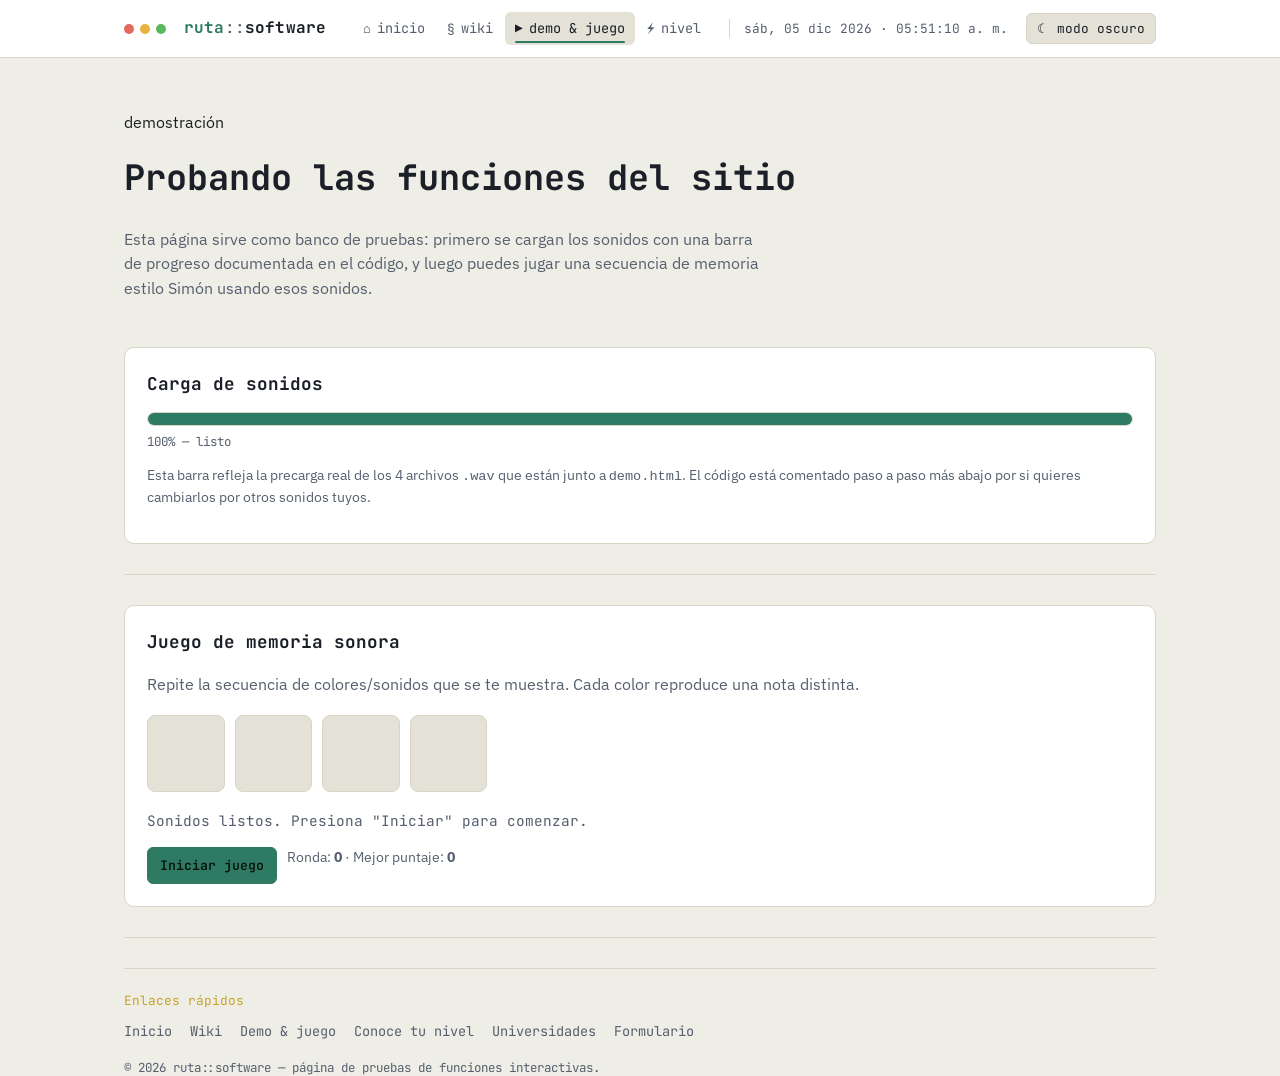
<file: demo.html>
<!DOCTYPE html>
<!-- =========================================================================
  RUTA::SOFTWARE — demo.html (banco de pruebas: sonidos + juego)
  -------------------------------------------------------------------------
  ÍNDICE DE ESTE ARCHIVO:
    1. .topbar               → misma barra superior que index.html y wiki.html
    2. BARRA DE PROGRESO     → carga real de los 4 archivos .wav (id="sound-progress")
    3. JUEGO DE MEMORIA      → tablero tipo "Simón" (id="pad-grid")
    4. <script> al final:
         4.1 SOUND_ASSETS      → lista de los 4 sonidos y su ruta
         4.2 simulateSoundLoading → precarga real de los .wav + barra
         4.3 playTone            → reproduce el sonido de una casilla
         4.4 Juego tipo "Simón"  → secuencia, turnos, ronda y mejor puntaje
  IMPORTANTE: nota-0.wav, nota-1.wav, nota-2.wav y nota-3.wav deben estar
  en la MISMA carpeta que este archivo.
  Estilos: style.css · Lógica compartida (reloj, modo oscuro): script.js
  ========================================================================= -->
<html lang="es">
<head>
<meta charset="UTF-8">
<meta name="viewport" content="width=device-width, initial-scale=1.0">
<title>Demo interactiva — RUTA::SOFTWARE</title>
<link rel="preconnect" href="https://fonts.googleapis.com">
<link href="https://fonts.googleapis.com/css2?family=JetBrains+Mono:wght@400;700&family=IBM+Plex+Sans:wght@400;500;600&display=swap" rel="stylesheet">
<link rel="stylesheet" href="estilos.css">
</head>
<body>

<header class="topbar">
  <div class="topbar-inner">
    <span class="dots"><span></span><span></span><span></span></span>
    <div class="brand"><span class="accent">ruta</span><span class="path">::</span>software</div>
    <nav class="nav">
      <a href="index.html"><span class="nav-icon">⌂</span>inicio</a>
      <a href="wiki.html"><span class="nav-icon">§</span>wiki</a>
      <a href="demo.html" aria-current="page"><span class="nav-icon">▶</span>demo &amp; juego</a>
      <a href="nivel.html"><span class="nav-icon">⚡</span>nivel</a>
    </nav>
    <span class="clock" data-clock></span>
    <button class="theme-toggle" data-theme-toggle>☾ modo oscuro</button>
  </div>
</header>

<main class="wrap" style="padding-top:36px;">
  <p class="kicker">demostración</p>
  <h1 style="font-family:var(--font-mono); font-size:clamp(1.6rem,4vw,2.2rem); margin:.3em 0 .6em;">Probando las funciones del sitio</h1>
  <p style="max-width:65ch; color:var(--ink-soft);">Esta página sirve como banco de pruebas: primero se cargan los sonidos con una barra de progreso documentada en el código, y luego puedes jugar una secuencia de memoria estilo Simón usando esos sonidos.</p>

  <!-- ================= BARRA DE PROGRESO DE CARGA DE SONIDOS ================= -->
  <section style="border-bottom:1px solid var(--line); padding:30px 0;">
    <div class="game-panel">
      <h2 style="font-family:var(--font-mono); font-size:1.1rem; margin-top:0;">Carga de sonidos</h2>
      <div class="progress-wrap">
        <div class="progress-bar" id="sound-progress"></div>
      </div>
      <p class="progress-label" id="sound-progress-label">0% — preparando…</p>
      <p class="form-note">
        Esta barra refleja la precarga real de los 4 archivos <code>.wav</code> que están junto a <code>demo.html</code>.
        El código está comentado paso a paso más abajo por si quieres cambiarlos por otros sonidos tuyos.
      </p>
    </div>
  </section>

  <!-- ================= JUEGO DE MEMORIA CON SONIDOS ================= -->
  <section style="padding:30px 0;">
    <div class="game-panel">
      <h2 style="font-family:var(--font-mono); font-size:1.1rem; margin-top:0;">Juego de memoria sonora</h2>
      <p class="muted" style="color:var(--ink-soft);">Repite la secuencia de colores/sonidos que se te muestra. Cada color reproduce una nota distinta.</p>

      <div class="pad-grid" id="pad-grid">
        <button class="pad" data-note="0" aria-label="Casilla 1"></button>
        <button class="pad" data-note="1" aria-label="Casilla 2"></button>
        <button class="pad" data-note="2" aria-label="Casilla 3"></button>
        <button class="pad" data-note="3" aria-label="Casilla 4"></button>
      </div>

      <p class="game-status" id="game-status">Presiona "Iniciar" para comenzar.</p>
      <div class="form-actions">
        <button class="btn primary" id="btn-start-game" disabled>Iniciar juego</button>
        <span class="form-note">Ronda: <strong id="game-round">0</strong> · Mejor puntaje: <strong id="game-best">0</strong></span>
      </div>
    </div>
  </section>
</main>

<!-- ================= FOOTER: ENLACES RÁPIDOS + COPYRIGHT ================= -->
<footer class="wrap site-footer">
  <div class="quicklinks">
    <div class="quicklinks-title">Enlaces rápidos</div>
    <nav class="quicklinks-nav">
      <a href="index.html">Inicio</a>
      <a href="wiki.html">Wiki</a>
      <a href="demo.html">Demo &amp; juego</a>
      <a href="nivel.html">Conoce tu nivel</a>
      <a href="index.html#universidades">Universidades</a>
      <a href="index.html#formulario">Formulario</a>
    </nav>
  </div>
  <p class="copyright">© <span data-year></span> ruta::software — página de pruebas de funciones interactivas.</p>
</footer>

<script src="script.js"></script>
<script>
/* =========================================================================
   DEMO DE SONIDOS — usa 4 archivos .wav reales que están en la MISMA
   carpeta que este demo.html (nota-0.wav, nota-1.wav, nota-2.wav, nota-3.wav).

   Si algún día mueves los archivos a una subcarpeta (por ejemplo "sonidos/"),
   solo cambia el valor de "src" de cada objeto en SOUND_ASSETS, por ejemplo:
     src: 'sonidos/nota-0.wav'
   ========================================================================= */

// Lista de recursos de sonido reales que se precargan antes del juego.
// OJO: cada "id" es distinto (nota-0, nota-1, nota-2, nota-3) — antes había
// un error donde "nota-1" estaba repetido y por eso sonaba raro.
const SOUND_ASSETS = [
  { id: 'nota-0', src: 'nota-0.wav' },
  { id: 'nota-1', src: 'nota-1.wav' },
  { id: 'nota-2', src: 'nota-2.wav' },
  { id: 'nota-3', src: 'nota-3.wav' },
];

// Objetos <audio> ya cargados, listos para reproducirse en el juego.
const loadedAudios = [];

const progressBar = document.getElementById('sound-progress');
const progressLabel = document.getElementById('sound-progress-label');
const startBtn = document.getElementById('btn-start-game');

// Carga real: crea un <audio> por cada recurso y espera el evento
// 'canplaythrough' (audio listo para reproducirse sin cortes) antes de
// avanzar la barra de progreso.
function simulateSoundLoading(){
  let loaded = 0;
  const total = SOUND_ASSETS.length;

  function onOneLoaded(audio, item){
    loadedAudios[SOUND_ASSETS.indexOf(item)] = audio;
    loaded += 1;
    const pct = Math.round((loaded / total) * 100);
    progressBar.style.width = pct + '%';
    progressLabel.textContent = pct + '% — ' + (pct < 100 ? 'cargando ' + item.id : 'listo');
    if(loaded === total){
      startBtn.disabled = false;
      document.getElementById('game-status').textContent = 'Sonidos listos. Presiona "Iniciar" para comenzar.';
    }
  }

  SOUND_ASSETS.forEach((item) => {
    const audio = new Audio(item.src);
    audio.addEventListener('canplaythrough', () => onOneLoaded(audio, item), { once: true });
    audio.addEventListener('error', () => onOneLoaded(audio, item), { once: true }); // no bloquear si un archivo falla
    audio.load();
  });
}
simulateSoundLoading();

/* ---------------------- Reproducción de las notas ---------------------- */
// Usa los archivos reales precargados en vez de generar un tono.
function playTone(noteIndex){
  const base = loadedAudios[noteIndex];
  if(!base) return;
  const audio = base.cloneNode(); // clon para permitir toques rápidos y repetidos
  audio.play();
}

/* ---------------------- Juego tipo "Simón" ---------------------- */
const pads = Array.from(document.querySelectorAll('.pad'));
const roundEl = document.getElementById('game-round');
const bestEl = document.getElementById('game-best');
const statusEl = document.getElementById('game-status');

let sequence = [];
let playerStep = 0;
let accepting = false;
let best = parseInt(localStorage.getItem('rs-game-best') || '0', 10);
bestEl.textContent = best;

function lightPad(i, duration = 350){
  const pad = pads[i];
  pad.classList.add('lit');
  playTone(i);
  setTimeout(() => pad.classList.remove('lit'), duration);
}

async function playSequence(){
  accepting = false;
  statusEl.textContent = 'Observa la secuencia…';
  for(let i = 0; i < sequence.length; i++){
    await new Promise(res => setTimeout(res, 500));
    lightPad(sequence[i]);
  }
  await new Promise(res => setTimeout(res, 300));
  accepting = true;
  playerStep = 0;
  statusEl.textContent = 'Tu turno: repite la secuencia.';
}

function nextRound(){
  sequence.push(Math.floor(Math.random() * 4));
  roundEl.textContent = sequence.length;
  playSequence();
}

pads.forEach((pad, i) => {
  pad.addEventListener('click', () => {
    if(!accepting) return;
    lightPad(i, 200);
    if(sequence[playerStep] === i){
      playerStep++;
      if(playerStep === sequence.length){
        accepting = false;
        setTimeout(nextRound, 700);
      }
    } else {
      accepting = false;
      statusEl.textContent = `Fallaste en la ronda ${sequence.length}. Presiona "Iniciar" para volver a intentar.`;
      if(sequence.length - 1 > best){
        best = sequence.length - 1;
        bestEl.textContent = best;
        localStorage.setItem('rs-game-best', String(best));
      }
      sequence = [];
      roundEl.textContent = 0;
      startBtn.disabled = false;
    }
  });
});

startBtn.addEventListener('click', () => {
  startBtn.disabled = true;
  sequence = [];
  nextRound();
});
</script>
</body>
</html>
</file>
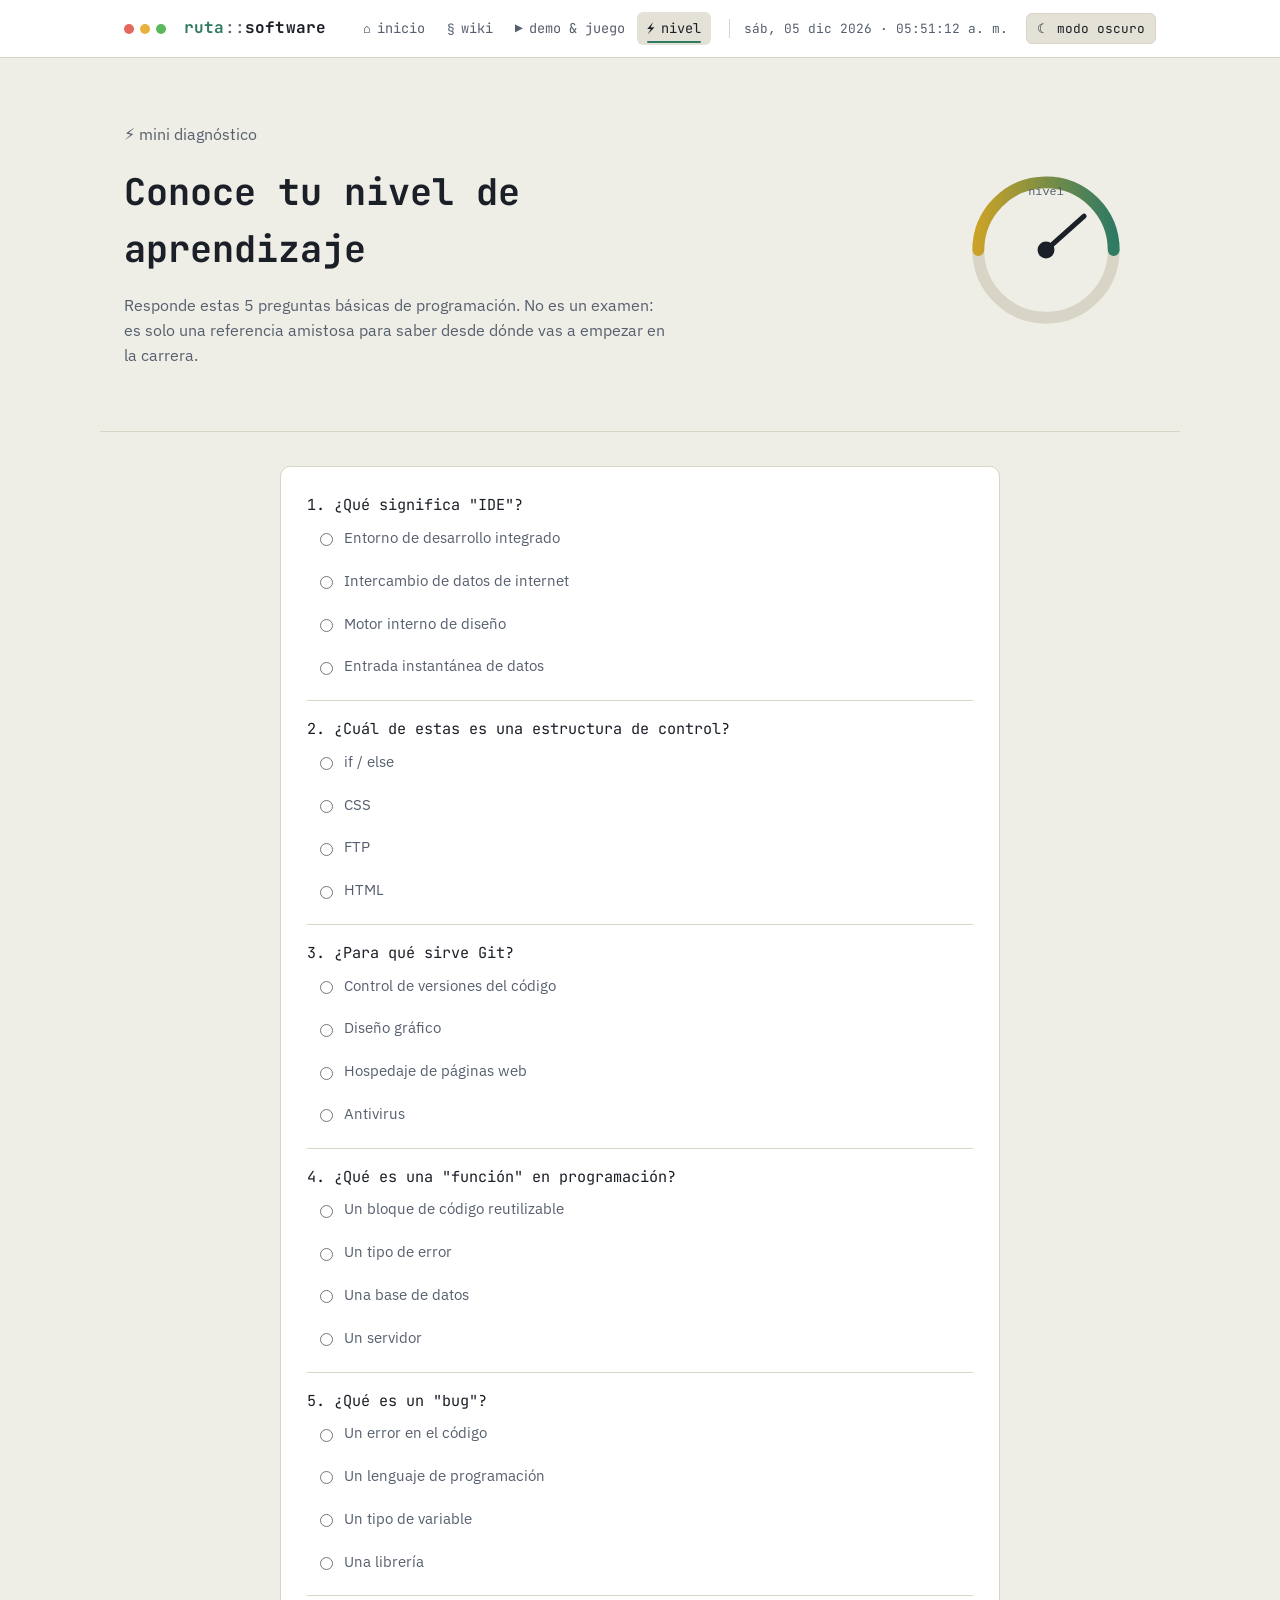
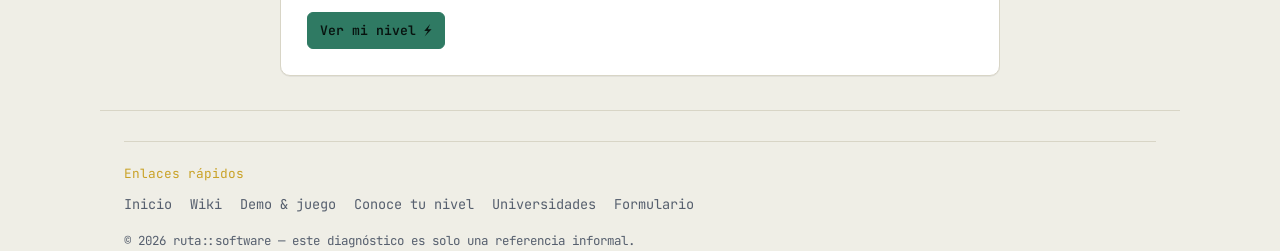
<file: nivel.html>
<!DOCTYPE html>
<!-- =========================================================================
  RUTA::SOFTWARE — nivel.html (mini cuestionario de nivel de aprendizaje)
  -------------------------------------------------------------------------
  ÍNDICE DE ESTE ARCHIVO:
    1. .topbar        → misma barra superior que el resto del sitio
    2. .level-hero     → encabezado decorado con ilustración grande
    3. #quiz-form      → las 5 preguntas (fieldsets con data-correct)
    4. #quiz-result     → barra de nivel + etiqueta de resultado
    5. <footer>          → enlaces rápidos + copyright
  La lógica de calificación vive en script.js, función initLevelQuiz()
  (se activa sola porque busca #quiz-form en la página).
  Estilos: style.css (busca ".level-hero" y ".level-card")
  ========================================================================= -->
<html lang="es">
<head>
<meta charset="UTF-8">
<meta name="viewport" content="width=device-width, initial-scale=1.0">
<title>Conoce tu nivel — RUTA::SOFTWARE</title>
<link rel="preconnect" href="https://fonts.googleapis.com">
<link href="https://fonts.googleapis.com/css2?family=JetBrains+Mono:wght@400;700&family=IBM+Plex+Sans:wght@400;500;600&display=swap" rel="stylesheet">
<link rel="stylesheet" href="estilos.css">
</head>
<body>

<header class="topbar">
  <div class="topbar-inner">
    <span class="dots"><span></span><span></span><span></span></span>
    <div class="brand"><span class="accent">ruta</span><span class="path">::</span>software</div>
    <nav class="nav">
      <a href="index.html"><span class="nav-icon">⌂</span>inicio</a>
      <a href="wiki.html"><span class="nav-icon">§</span>wiki</a>
      <a href="demo.html"><span class="nav-icon">▶</span>demo &amp; juego</a>
      <a href="nivel.html" aria-current="page"><span class="nav-icon">⚡</span>nivel</a>
    </nav>
    <span class="clock" data-clock></span>
    <button class="theme-toggle" data-theme-toggle>☾ modo oscuro</button>
  </div>
</header>

<main>

  <!-- ================= ENCABEZADO DECORADO ================= -->
  <section class="level-hero wrap">
    <div class="level-hero-text">
      <p class="kicker">⚡ mini diagnóstico</p>
      <h1>Conoce tu nivel de aprendizaje</h1>
      <p>Responde estas 5 preguntas básicas de programación. No es un examen: es solo una referencia amistosa para saber desde dónde vas a empezar en la carrera.</p>
    </div>
    <div class="level-hero-media">
      <svg viewBox="0 0 260 200" xmlns="http://www.w3.org/2000/svg" role="img" aria-label="Ilustración de un medidor de nivel">
        <defs>
          <linearGradient id="levelGrad" x1="0" y1="0" x2="1" y2="0">
            <stop offset="0%" stop-color="var(--accent-2)"/>
            <stop offset="100%" stop-color="var(--accent)"/>
          </linearGradient>
        </defs>
        <circle cx="130" cy="110" r="80" fill="none" stroke="var(--line)" stroke-width="14"/>
        <path d="M 50 110 A 80 80 0 0 1 210 110" fill="none" stroke="url(#levelGrad)" stroke-width="14" stroke-linecap="round"/>
        <circle cx="130" cy="110" r="10" fill="var(--ink)"/>
        <line x1="130" y1="110" x2="175" y2="70" stroke="var(--ink)" stroke-width="6" stroke-linecap="round"/>
        <text x="130" y="45" text-anchor="middle" font-family="monospace" font-size="14" fill="var(--ink-soft)">nivel</text>
      </svg>
    </div>
  </section>

  <!-- ================= FORMULARIO DEL QUIZ ================= -->
  <section class="wrap">
    <div class="level-card">
      <form id="quiz-form">
        <!-- Cada pregunta es un <fieldset> con 4 opciones tipo radio. -->
        <!-- data-correct indica el índice (0-3) de la respuesta correcta. -->
        <fieldset class="level-question" data-correct="0">
          <legend>1. ¿Qué significa "IDE"?</legend>
          <label><input type="radio" name="q1" value="0"> Entorno de desarrollo integrado</label>
          <label><input type="radio" name="q1" value="1"> Intercambio de datos de internet</label>
          <label><input type="radio" name="q1" value="2"> Motor interno de diseño</label>
          <label><input type="radio" name="q1" value="3"> Entrada instantánea de datos</label>
        </fieldset>

        <fieldset class="level-question" data-correct="0">
          <legend>2. ¿Cuál de estas es una estructura de control?</legend>
          <label><input type="radio" name="q2" value="0"> if / else</label>
          <label><input type="radio" name="q2" value="1"> CSS</label>
          <label><input type="radio" name="q2" value="2"> FTP</label>
          <label><input type="radio" name="q2" value="3"> HTML</label>
        </fieldset>

        <fieldset class="level-question" data-correct="0">
          <legend>3. ¿Para qué sirve Git?</legend>
          <label><input type="radio" name="q3" value="0"> Control de versiones del código</label>
          <label><input type="radio" name="q3" value="1"> Diseño gráfico</label>
          <label><input type="radio" name="q3" value="2"> Hospedaje de páginas web</label>
          <label><input type="radio" name="q3" value="3"> Antivirus</label>
        </fieldset>

        <fieldset class="level-question" data-correct="0">
          <legend>4. ¿Qué es una "función" en programación?</legend>
          <label><input type="radio" name="q4" value="0"> Un bloque de código reutilizable</label>
          <label><input type="radio" name="q4" value="1"> Un tipo de error</label>
          <label><input type="radio" name="q4" value="2"> Una base de datos</label>
          <label><input type="radio" name="q4" value="3"> Un servidor</label>
        </fieldset>

        <fieldset class="level-question" data-correct="0">
          <legend>5. ¿Qué es un "bug"?</legend>
          <label><input type="radio" name="q5" value="0"> Un error en el código</label>
          <label><input type="radio" name="q5" value="1"> Un lenguaje de programación</label>
          <label><input type="radio" name="q5" value="2"> Un tipo de variable</label>
          <label><input type="radio" name="q5" value="3"> Una librería</label>
        </fieldset>

        <div class="form-actions">
          <button type="submit" class="btn primary">Ver mi nivel ⚡</button>
        </div>
      </form>

      <div id="quiz-result" class="level-result" style="display:none;">
        <div class="progress-wrap">
          <div class="progress-bar" id="level-bar"></div>
        </div>
        <p class="progress-label" id="level-label">—</p>
      </div>
    </div>
  </section>

</main>

<!-- ================= FOOTER: ENLACES RÁPIDOS + COPYRIGHT ================= -->
<footer class="wrap site-footer">
  <div class="quicklinks">
    <div class="quicklinks-title">Enlaces rápidos</div>
    <nav class="quicklinks-nav">
      <a href="index.html">Inicio</a>
      <a href="wiki.html">Wiki</a>
      <a href="demo.html">Demo &amp; juego</a>
      <a href="nivel.html">Conoce tu nivel</a>
      <a href="index.html#universidades">Universidades</a>
      <a href="index.html#formulario">Formulario</a>
    </nav>
  </div>
  <p class="copyright">© <span data-year></span> ruta::software — este diagnóstico es solo una referencia informal.</p>
</footer>

<script src="script.js"></script>
</body>
</html>
</file>
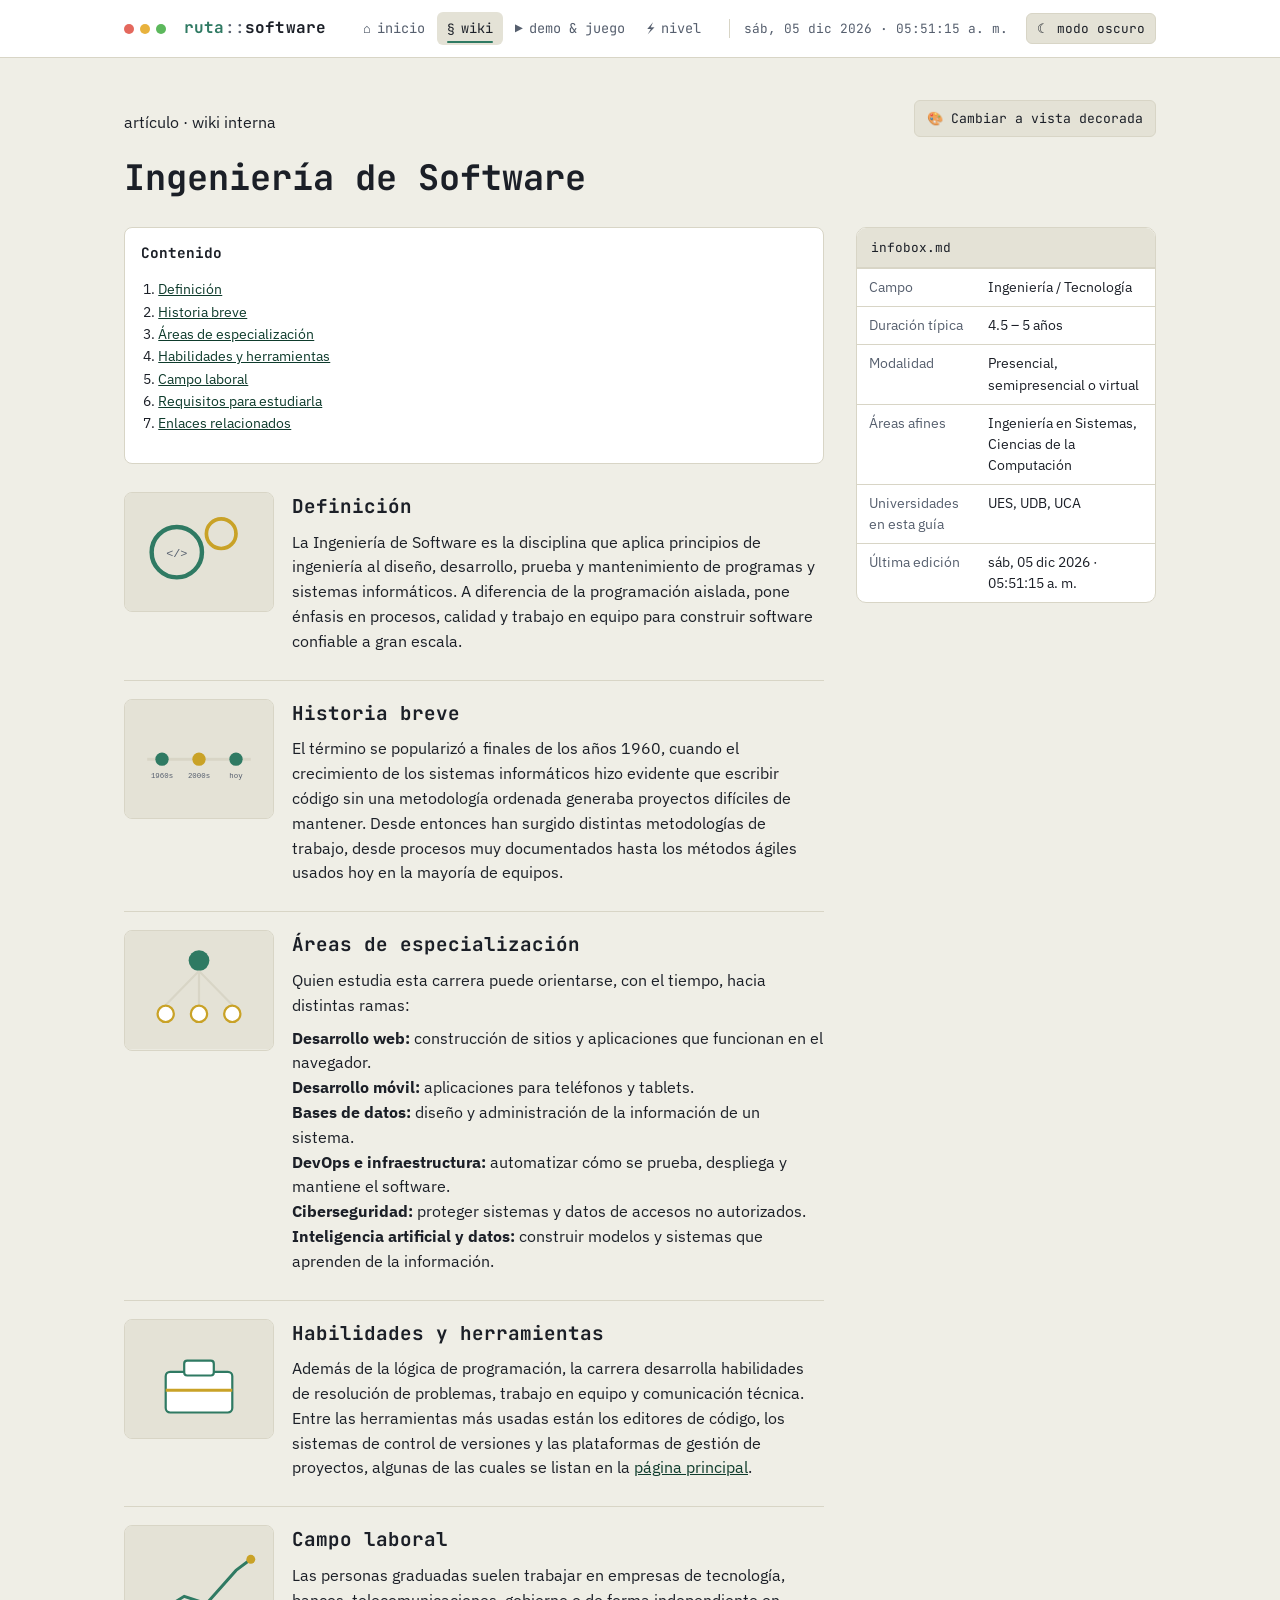
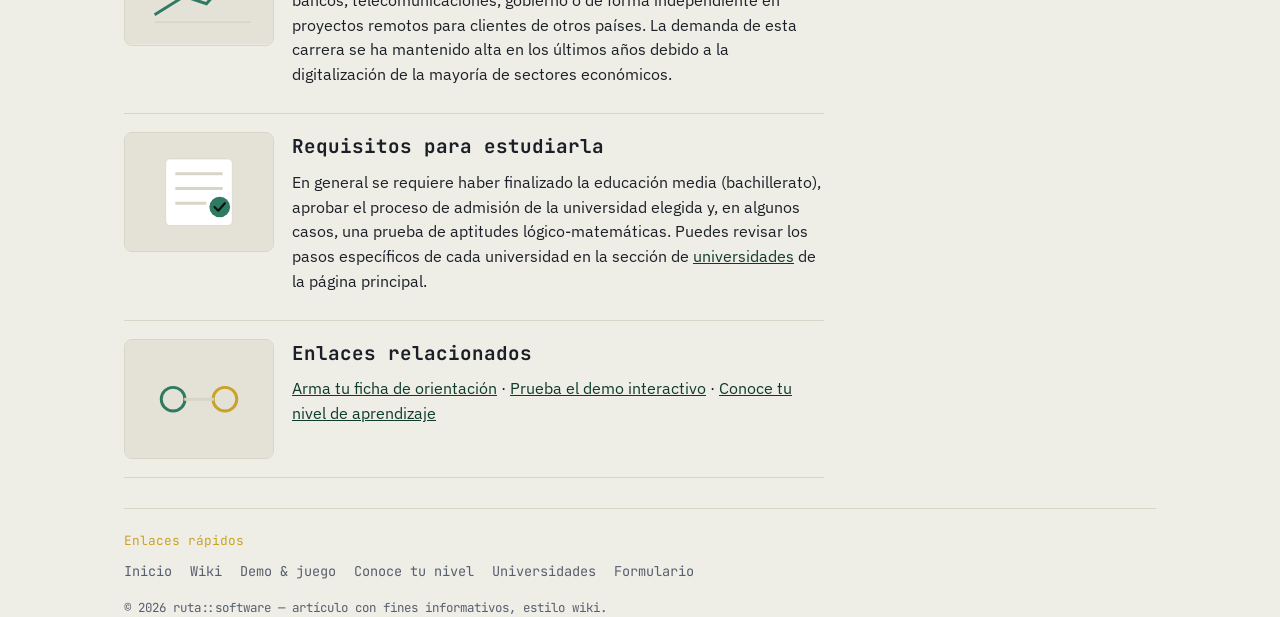
<file: wiki.html>
<!DOCTYPE html>
<!-- =========================================================================
  RUTA::SOFTWARE — wiki.html (artículo estilo enciclopedia)
  -------------------------------------------------------------------------
  ÍNDICE DE ESTE ARCHIVO:
    1. .topbar          → misma barra superior que index.html y demo.html
    2. #wiki-view-toggle → botón que cambia entre "vista clásica" y "vista
                            decorada" (guarda la elección en localStorage)
    3. .wiki-layout      → columna de texto (.wiki-body) + ficha (.infobox)
    4. .toc              → tabla de contenido visible dentro del artículo
    5. #definicion ... #enlaces → secciones del artículo, cada una con su
                            propia ilustración SVG (ver .wiki-media)
    6. <footer>           → enlaces rápidos + copyright
  La lógica del botón de vista está al final de este archivo, en <script>.
  Estilos: style.css (busca ".wiki-decorated") · Reloj/modo oscuro: script.js
  ========================================================================= -->
<html lang="es">
<head>
<meta charset="UTF-8">
<meta name="viewport" content="width=device-width, initial-scale=1.0">
<title>Ingeniería de Software — Wiki de RUTA::SOFTWARE</title>
<link rel="preconnect" href="https://fonts.googleapis.com">
<link href="https://fonts.googleapis.com/css2?family=JetBrains+Mono:wght@400;700&family=IBM+Plex+Sans:wght@400;500;600&display=swap" rel="stylesheet">
<link rel="stylesheet" href="estilos.css">
</head>
<body>

<header class="topbar">
  <div class="topbar-inner">
    <span class="dots"><span></span><span></span><span></span></span>
    <div class="brand"><span class="accent">ruta</span><span class="path">::</span>software</div>
    <nav class="nav">
      <a href="index.html"><span class="nav-icon">⌂</span>inicio</a>
      <a href="wiki.html" aria-current="page"><span class="nav-icon">§</span>wiki</a>
      <a href="demo.html"><span class="nav-icon">▶</span>demo &amp; juego</a>
      <a href="nivel.html"><span class="nav-icon">⚡</span>nivel</a>
    </nav>
    <span class="clock" data-clock></span>
    <button class="theme-toggle" data-theme-toggle>☾ modo oscuro</button>
  </div>
</header>

<main class="wrap" style="padding-top:36px;">
  <div style="display:flex; align-items:flex-start; justify-content:space-between; gap:16px; flex-wrap:wrap;">
    <div>
      <p class="kicker">artículo · wiki interna</p>
      <h1 style="font-family:var(--font-mono); font-size:clamp(1.6rem,4vw,2.2rem); margin:.3em 0 .6em;">Ingeniería de Software</h1>
    </div>
    <!-- Botón para alternar entre la vista clásica (tipo wiki) y la decorada (tipo revista) -->
    <button class="btn" id="wiki-view-toggle" style="margin-top:6px;">🎨 Cambiar a vista decorada</button>
  </div>

  <div class="wiki-layout">
    <div class="wiki-body">

      <nav class="toc" aria-label="Tabla de contenido">
        <div class="toc-title">Contenido</div>
        <ol>
          <li><a href="#definicion">Definición</a></li>
          <li><a href="#historia">Historia breve</a></li>
          <li><a href="#areas">Áreas de especialización</a></li>
          <li><a href="#habilidades">Habilidades y herramientas</a></li>
          <li><a href="#campo">Campo laboral</a></li>
          <li><a href="#requisitos">Requisitos para estudiarla</a></li>
          <li><a href="#enlaces">Enlaces relacionados</a></li>
        </ol>
      </nav>

      <!-- Cada .wiki-section trae su propio ícono SVG (ilustración original,
           no una foto) en .wiki-media, para que se vea bien tanto en la
           vista clásica (imagen pequeña a la izquierda) como en la
           decorada (imagen grande arriba, tipo tarjeta de revista). -->

      <article class="wiki-section" id="definicion">
        <div class="wiki-media">
          <svg viewBox="0 0 200 160" xmlns="http://www.w3.org/2000/svg" role="img" aria-label="Ilustración de engranajes y código">
            <rect width="200" height="160" fill="var(--bg-alt)"/>
            <circle cx="70" cy="80" r="34" fill="none" stroke="var(--accent)" stroke-width="6"/>
            <circle cx="130" cy="55" r="20" fill="none" stroke="var(--accent-2)" stroke-width="5"/>
            <text x="70" y="86" text-anchor="middle" font-family="monospace" font-size="16" fill="var(--ink-soft)">&lt;/&gt;</text>
          </svg>
        </div>
        <div class="wiki-text">
          <h2>Definición</h2>
          <p>La Ingeniería de Software es la disciplina que aplica principios de ingeniería al diseño, desarrollo, prueba y mantenimiento de programas y sistemas informáticos. A diferencia de la programación aislada, pone énfasis en procesos, calidad y trabajo en equipo para construir software confiable a gran escala.</p>
        </div>
      </article>

      <article class="wiki-section" id="historia">
        <div class="wiki-media">
          <svg viewBox="0 0 200 160" xmlns="http://www.w3.org/2000/svg" role="img" aria-label="Ilustración de una línea de tiempo">
            <rect width="200" height="160" fill="var(--bg-alt)"/>
            <line x1="30" y1="80" x2="170" y2="80" stroke="var(--line)" stroke-width="4"/>
            <circle cx="50" cy="80" r="9" fill="var(--accent)"/>
            <circle cx="100" cy="80" r="9" fill="var(--accent-2)"/>
            <circle cx="150" cy="80" r="9" fill="var(--accent)"/>
            <text x="50" y="105" text-anchor="middle" font-family="monospace" font-size="10" fill="var(--ink-soft)">1960s</text>
            <text x="100" y="105" text-anchor="middle" font-family="monospace" font-size="10" fill="var(--ink-soft)">2000s</text>
            <text x="150" y="105" text-anchor="middle" font-family="monospace" font-size="10" fill="var(--ink-soft)">hoy</text>
          </svg>
        </div>
        <div class="wiki-text">
          <h2>Historia breve</h2>
          <p>El término se popularizó a finales de los años 1960, cuando el crecimiento de los sistemas informáticos hizo evidente que escribir código sin una metodología ordenada generaba proyectos difíciles de mantener. Desde entonces han surgido distintas metodologías de trabajo, desde procesos muy documentados hasta los métodos ágiles usados hoy en la mayoría de equipos.</p>
        </div>
      </article>

      <article class="wiki-section" id="areas">
        <div class="wiki-media">
          <svg viewBox="0 0 200 160" xmlns="http://www.w3.org/2000/svg" role="img" aria-label="Ilustración de ramas de especialización">
            <rect width="200" height="160" fill="var(--bg-alt)"/>
            <circle cx="100" cy="40" r="14" fill="var(--accent)"/>
            <line x1="100" y1="54" x2="55" y2="100" stroke="var(--line)" stroke-width="3"/>
            <line x1="100" y1="54" x2="100" y2="100" stroke="var(--line)" stroke-width="3"/>
            <line x1="100" y1="54" x2="145" y2="100" stroke="var(--line)" stroke-width="3"/>
            <circle cx="55" cy="112" r="11" fill="var(--panel)" stroke="var(--accent-2)" stroke-width="3"/>
            <circle cx="100" cy="112" r="11" fill="var(--panel)" stroke="var(--accent-2)" stroke-width="3"/>
            <circle cx="145" cy="112" r="11" fill="var(--panel)" stroke="var(--accent-2)" stroke-width="3"/>
          </svg>
        </div>
        <div class="wiki-text">
          <h2>Áreas de especialización</h2>
          <p>Quien estudia esta carrera puede orientarse, con el tiempo, hacia distintas ramas:</p>
          <p><strong>Desarrollo web:</strong> construcción de sitios y aplicaciones que funcionan en el navegador.<br>
          <strong>Desarrollo móvil:</strong> aplicaciones para teléfonos y tablets.<br>
          <strong>Bases de datos:</strong> diseño y administración de la información de un sistema.<br>
          <strong>DevOps e infraestructura:</strong> automatizar cómo se prueba, despliega y mantiene el software.<br>
          <strong>Ciberseguridad:</strong> proteger sistemas y datos de accesos no autorizados.<br>
          <strong>Inteligencia artificial y datos:</strong> construir modelos y sistemas que aprenden de la información.</p>
        </div>
      </article>

      <article class="wiki-section" id="habilidades">
        <div class="wiki-media">
          <svg viewBox="0 0 200 160" xmlns="http://www.w3.org/2000/svg" role="img" aria-label="Ilustración de una caja de herramientas">
            <rect width="200" height="160" fill="var(--bg-alt)"/>
            <rect x="55" y="70" width="90" height="55" rx="6" fill="var(--panel)" stroke="var(--accent)" stroke-width="3"/>
            <rect x="80" y="55" width="40" height="20" rx="4" fill="var(--panel)" stroke="var(--accent)" stroke-width="3"/>
            <line x1="55" y1="95" x2="145" y2="95" stroke="var(--accent-2)" stroke-width="4"/>
          </svg>
        </div>
        <div class="wiki-text">
          <h2>Habilidades y herramientas</h2>
          <p>Además de la lógica de programación, la carrera desarrolla habilidades de resolución de problemas, trabajo en equipo y comunicación técnica. Entre las herramientas más usadas están los editores de código, los sistemas de control de versiones y las plataformas de gestión de proyectos, algunas de las cuales se listan en la <a href="index.html#herramientas">página principal</a>.</p>
        </div>
      </article>

      <article class="wiki-section" id="campo">
        <div class="wiki-media">
          <svg viewBox="0 0 200 160" xmlns="http://www.w3.org/2000/svg" role="img" aria-label="Ilustración de un gráfico de crecimiento laboral">
            <rect width="200" height="160" fill="var(--bg-alt)"/>
            <polyline points="40,120 80,95 110,105 150,60 170,45" fill="none" stroke="var(--accent)" stroke-width="4"/>
            <circle cx="170" cy="45" r="6" fill="var(--accent-2)"/>
            <line x1="40" y1="130" x2="170" y2="130" stroke="var(--line)" stroke-width="2"/>
          </svg>
        </div>
        <div class="wiki-text">
          <h2>Campo laboral</h2>
          <p>Las personas graduadas suelen trabajar en empresas de tecnología, bancos, telecomunicaciones, gobierno o de forma independiente en proyectos remotos para clientes de otros países. La demanda de esta carrera se ha mantenido alta en los últimos años debido a la digitalización de la mayoría de sectores económicos.</p>
        </div>
      </article>

      <article class="wiki-section" id="requisitos">
        <div class="wiki-media">
          <svg viewBox="0 0 200 160" xmlns="http://www.w3.org/2000/svg" role="img" aria-label="Ilustración de una lista de requisitos">
            <rect width="200" height="160" fill="var(--bg-alt)"/>
            <rect x="55" y="35" width="90" height="90" rx="6" fill="var(--panel)" stroke="var(--line)"/>
            <line x1="68" y1="55" x2="132" y2="55" stroke="var(--line)" stroke-width="4"/>
            <line x1="68" y1="75" x2="132" y2="75" stroke="var(--line)" stroke-width="4"/>
            <line x1="68" y1="95" x2="110" y2="95" stroke="var(--line)" stroke-width="4"/>
            <circle cx="128" cy="100" r="14" fill="var(--accent)"/>
            <path d="M121 100 l5 5 l9 -10" fill="none" stroke="#08130F" stroke-width="3" stroke-linecap="round" stroke-linejoin="round"/>
          </svg>
        </div>
        <div class="wiki-text">
          <h2>Requisitos para estudiarla</h2>
          <p>En general se requiere haber finalizado la educación media (bachillerato), aprobar el proceso de admisión de la universidad elegida y, en algunos casos, una prueba de aptitudes lógico-matemáticas. Puedes revisar los pasos específicos de cada universidad en la sección de <a href="index.html#universidades">universidades</a> de la página principal.</p>
        </div>
      </article>

      <article class="wiki-section" id="enlaces">
        <div class="wiki-media">
          <svg viewBox="0 0 200 160" xmlns="http://www.w3.org/2000/svg" role="img" aria-label="Ilustración de enlaces conectados">
            <rect width="200" height="160" fill="var(--bg-alt)"/>
            <circle cx="65" cy="80" r="16" fill="none" stroke="var(--accent)" stroke-width="4"/>
            <circle cx="135" cy="80" r="16" fill="none" stroke="var(--accent-2)" stroke-width="4"/>
            <line x1="80" y1="80" x2="120" y2="80" stroke="var(--line)" stroke-width="4"/>
          </svg>
        </div>
        <div class="wiki-text">
          <h2>Enlaces relacionados</h2>
          <p><a href="index.html#formulario">Arma tu ficha de orientación</a> · <a href="demo.html">Prueba el demo interactivo</a> · <a href="nivel.html">Conoce tu nivel de aprendizaje</a></p>
        </div>
      </article>

    </div>

    <aside class="infobox">
      <div class="win-bar">infobox.md</div>
      <table>
        <tr><td class="k">Campo</td><td>Ingeniería / Tecnología</td></tr>
        <tr><td class="k">Duración típica</td><td>4.5 – 5 años</td></tr>
        <tr><td class="k">Modalidad</td><td>Presencial, semipresencial o virtual</td></tr>
        <tr><td class="k">Áreas afines</td><td>Ingeniería en Sistemas, Ciencias de la Computación</td></tr>
        <tr><td class="k">Universidades en esta guía</td><td>UES, UDB, UCA</td></tr>
        <tr><td class="k">Última edición</td><td><span data-clock>—</span></td></tr>
      </table>
    </aside>
  </div>
</main>

<!-- ================= FOOTER: ENLACES RÁPIDOS + COPYRIGHT ================= -->
<footer class="wrap site-footer">
  <div class="quicklinks">
    <div class="quicklinks-title">Enlaces rápidos</div>
    <nav class="quicklinks-nav">
      <a href="index.html">Inicio</a>
      <a href="wiki.html">Wiki</a>
      <a href="demo.html">Demo &amp; juego</a>
      <a href="nivel.html">Conoce tu nivel</a>
      <a href="index.html#universidades">Universidades</a>
      <a href="index.html#formulario">Formulario</a>
    </nav>
  </div>
  <p class="copyright">© <span data-year></span> ruta::software — artículo con fines informativos, estilo wiki.</p>
</footer>

<script src="script.js"></script>
<script>
/* -------------------------------------------------------------------------
   BOTÓN "CAMBIAR VISTA" — alterna entre:
   - Vista clásica  (por defecto): imágenes pequeñas a la izquierda de cada
     sección, look sobrio de enciclopedia.
   - Vista decorada: imágenes grandes arriba de cada sección, tarjetas con
     borde de color y esquinas redondeadas, look de revista.
   La preferencia se guarda en localStorage para recordarla la próxima vez.
   ------------------------------------------------------------------------- */
(function initWikiViewToggle(){
  const btn = document.getElementById('wiki-view-toggle');
  if(!btn) return;

  function apply(view){
    document.body.classList.toggle('wiki-decorated', view === 'decorada');
    btn.textContent = view === 'decorada' ? '📄 Cambiar a vista clásica' : '🎨 Cambiar a vista decorada';
  }

  const saved = localStorage.getItem('rs-wiki-view') || 'clasica';
  apply(saved);

  btn.addEventListener('click', () => {
    const next = document.body.classList.contains('wiki-decorated') ? 'clasica' : 'decorada';
    localStorage.setItem('rs-wiki-view', next);
    apply(next);
  });
})();
</script>
</body>
</html>
</file>
<file: estilos.css>
/* =========================================================================
   RUTA::SOFTWARE — Guía de carrera de Ingeniería de Software
   Hoja de estilos compartida por index.html, wiki.html y demo.html.
   -------------------------------------------------------------------------
   ÍNDICE DE ESTE ARCHIVO (busca el título con Ctrl+F para saltar):
     :root / [data-theme="dark"]  → paleta de colores y tipografías
     .topbar / .nav / .clock      → barra superior y menú
     .hero / .counters            → introducción y contadores
     .carousel                    → carrusel de imágenes
     .uni-card / .uni-grid        → tarjetas de universidades
     .form-grid / form.card       → formulario y resumen de descargas
     .app-grid / .app-chip        → chips de apps y programas
     .progress-wrap / .progress-bar → barra de carga (sonidos y nivel)
     .site-footer / .quicklinks   → enlaces rápidos y copyright (todas las páginas)
     .wiki-layout / .infobox      → estilos exclusivos de wiki.html
     .wiki-section / .wiki-media  → secciones con imagen + vista decorada (.wiki-decorated)
     .level-hero / .level-card    → estilos exclusivos de nivel.html
     .game-panel / .pad-grid      → estilos exclusivos de demo.html (juego)
   Paleta y tipografía inspiradas en un editor de código.
   ========================================================================= */

:root{
  /* --- Paleta modo claro (papel de plano/blueprint) --- */
  --bg:            #EFEEE6;
  --bg-alt:        #E4E2D6;
  --panel:         #FFFFFF;
  --ink:           #1B1F27;
  --ink-soft:      #565F6E;
  --line:          #D8D5C6;
  --accent:        #2F7A63;   /* verde terminal */
  --accent-ink:    #0E3B2C;
  --accent-2:      #C9A227;   /* ámbar de aviso/resaltado */
  --danger:        #B3492B;
  --radius-win:    10px;
  --shadow:        0 1px 0 rgba(27,31,39,.06);
  --font-mono: 'JetBrains Mono', 'Space Mono', ui-monospace, SFMono-Regular, Menlo, Consolas, monospace;
  --font-sans: 'IBM Plex Sans', 'Inter', system-ui, -apple-system, Segoe UI, sans-serif;
}

[data-theme="dark"]{
  --bg:            #10141C;
  --bg-alt:        #161C27;
  --panel:         #1A2130;
  --ink:           #E7E9EE;
  --ink-soft:      #9AA4B2;
  --line:          #2B3446;
  --accent:        #4FD8A6;
  --accent-ink:    #C9FBE6;
  --accent-2:      #E3C05B;
  --danger:        #F0876A;
  --shadow:        0 1px 0 rgba(0,0,0,.4);
}

*{ box-sizing: border-box; }
html{ scroll-behavior: smooth; }

body{
  margin:0;
  background: var(--bg);
  color: var(--ink);
  font-family: var(--font-sans);
  font-size: 16px;
  line-height: 1.55;
  transition: background .25s ease, color .25s ease;
}

img{ max-width:100%; display:block; }
a{ color: var(--accent-ink); }
a.plain{ color:inherit; text-decoration:none; }

.wrap{ max-width: 1080px; margin: 0 auto; padding: 0 24px; }

/* ---------- Barra superior tipo "ventana de terminal" ---------- */
.topbar{
  position: sticky; top:0; z-index: 40;
  background: var(--panel);
  border-bottom: 1px solid var(--line);
}
.topbar-inner{
  display:flex; align-items:center; gap:18px;
  padding: 12px 24px;
  max-width: 1080px; margin:0 auto;
}
.dots{ display:flex; gap:6px; }
.dots span{ width:10px; height:10px; border-radius:50%; display:inline-block; }
.dots span:nth-child(1){ background:#E4685D; }
.dots span:nth-child(2){ background:#E8B23D; }
.dots span:nth-child(3){ background:#5CB85C; }

.brand{
  font-family: var(--font-mono);
  font-weight: 700;
  font-size: 1rem;
  letter-spacing: .01em;
}
.brand .path{ color: var(--ink-soft); font-weight:400; }
.brand .accent{ color: var(--accent); }

.nav{ display:flex; gap:2px; margin-left:auto; flex-wrap:wrap; }
.nav a{
  position:relative;
  display:inline-flex;
  align-items:center;
  gap:6px;
  font-family: var(--font-mono);
  font-size: .85rem;
  color: var(--ink-soft);
  text-decoration:none;
  padding: 6px 10px;
  border-radius: 6px;
  transition: color .2s ease, background-color .2s ease, transform .2s ease;
}
.nav a .nav-icon{
  font-size: .95em;
  transition: transform .25s ease;
}
/* Subrayado animado: crece desde el centro al pasar el mouse o en la página activa */
.nav a::after{
  content:'';
  position:absolute;
  left:10px; right:10px; bottom:2px;
  height:2px;
  background: var(--accent);
  border-radius:2px;
  transform: scaleX(0);
  transform-origin: center;
  transition: transform .25s ease;
}
.nav a:hover{ color: var(--ink); background: var(--bg-alt); transform: translateY(-1px); }
.nav a:hover .nav-icon{ transform: translateY(-1px) scale(1.1); }
.nav a:hover::after, .nav a[aria-current="page"]::after{ transform: scaleX(1); }
.nav a[aria-current="page"]{ color: var(--ink); background: var(--bg-alt); }

.clock{
  font-family: var(--font-mono);
  font-size: .8rem;
  color: var(--ink-soft);
  border-left: 1px solid var(--line);
  padding-left: 14px;
  white-space: nowrap;
}

.theme-toggle{
  border:1px solid var(--line);
  background: var(--bg-alt);
  color: var(--ink);
  font-family: var(--font-mono);
  font-size: .8rem;
  padding: 6px 10px;
  border-radius: 6px;
  cursor:pointer;
}
.theme-toggle:hover{ border-color: var(--accent); }

/* ---------- Héroe ---------- */
.hero{
  padding: 56px 0 40px;
  border-bottom: 1px solid var(--line);
}
.hero .kicker{
  font-family: var(--font-mono);
  color: var(--accent);
  font-size: .85rem;
}
.hero h1{
  font-family: var(--font-mono);
  font-size: clamp(1.8rem, 4vw, 2.6rem);
  line-height:1.15;
  margin: .4em 0 .3em;
  max-width: 16ch;
}
.hero p{ max-width: 60ch; color: var(--ink-soft); font-size: 1.05rem; }

/* ---------- Contadores ---------- */
.counters{
  display:grid;
  grid-template-columns: repeat(3, 1fr);
  gap:1px;
  background: var(--line);
  border:1px solid var(--line);
  border-radius: var(--radius-win);
  overflow:hidden;
  margin-top: 28px;
}
.counter{
  background: var(--panel);
  padding: 16px 18px;
}
.counter .n{
  font-family: var(--font-mono);
  font-size: 1.8rem;
  color: var(--accent);
  display:block;
}
.counter .label{ font-size: .82rem; color: var(--ink-soft); }

/* ---------- Secciones genéricas ---------- */
section{ padding: 48px 0; border-bottom: 1px solid var(--line); }
.section-head{ margin-bottom: 26px; }
.section-head .eyebrow{
  font-family: var(--font-mono); font-size: .78rem; color: var(--accent-2);
}
.section-head h2{
  font-family: var(--font-mono);
  font-size: 1.5rem;
  margin: .25em 0 .2em;
}
.section-head p{ color: var(--ink-soft); max-width: 62ch; }

/* ---------- Carrusel ---------- */
.carousel{
  position:relative;
  border:1px solid var(--line);
  border-radius: var(--radius-win);
  overflow:hidden;
  background: var(--panel);
}
.carousel-track{
  display:flex;
  transition: transform .45s ease;
}
.carousel-slide{
  min-width:100%;
  display:flex; flex-direction:column;
}
.carousel-slide svg{ width:100%; height: 280px; display:block; background: var(--bg-alt); }
.carousel-caption{ padding: 14px 18px; }
.carousel-caption h3{ font-family: var(--font-mono); margin:0 0 4px; font-size:1.05rem; }
.carousel-caption p{ margin:0; color: var(--ink-soft); font-size:.92rem; }
.carousel-btn{
  position:absolute; top:50%; transform: translateY(-50%);
  background: var(--panel); border:1px solid var(--line);
  width:36px; height:36px; border-radius:50%;
  font-family: var(--font-mono); cursor:pointer; font-size:1rem;
  display:flex; align-items:center; justify-content:center;
}
.carousel-btn.prev{ left:12px; }
.carousel-btn.next{ right:12px; }
.carousel-dots{ display:flex; gap:6px; justify-content:center; padding: 10px 0 14px; }
.carousel-dots button{
  width:8px; height:8px; border-radius:50%; border:none; background: var(--line); cursor:pointer;
}
.carousel-dots button.active{ background: var(--accent); }

/* ---------- Tarjetas de universidad tipo "ventana de código" ---------- */
.uni-grid{ display:grid; gap:20px; grid-template-columns: repeat(auto-fit, minmax(300px,1fr)); }
.uni-card{
  border:1px solid var(--line);
  border-radius: var(--radius-win);
  background: var(--panel);
  overflow:hidden;
  display:flex; flex-direction:column;
}
.uni-card .win-bar{
  display:flex; align-items:center; gap:10px;
  padding:10px 14px; border-bottom:1px solid var(--line);
  background: var(--bg-alt);
}
.uni-card .win-title{ font-family: var(--font-mono); font-size:.82rem; color: var(--ink-soft); }
.uni-card .body{ padding: 16px 18px 20px; display:flex; flex-direction:column; gap:10px; flex:1; }
.uni-card h3{ margin:0; font-family: var(--font-mono); font-size:1.15rem; }
.uni-card .muted{ color: var(--ink-soft); font-size:.9rem; }
.uni-card .cost{
  font-family: var(--font-mono);
  font-size: .95rem;
  background: var(--bg-alt);
  border:1px dashed var(--line);
  padding:8px 10px;
  border-radius:6px;
}
.uni-card ol{ margin:0; padding-left: 1.1em; font-size:.92rem; color: var(--ink-soft); }
.uni-card ol li + li{ margin-top:4px; }
.uni-actions{ margin-top:auto; display:flex; gap:8px; flex-wrap:wrap; }

.btn{
  font-family: var(--font-mono);
  font-size: .82rem;
  border-radius:6px;
  padding: 9px 12px;
  border:1px solid var(--line);
  background: var(--bg-alt);
  color: var(--ink);
  text-decoration:none;
  cursor:pointer;
  display:inline-flex; align-items:center; gap:6px;
}
.btn:hover{ border-color: var(--accent); }
.btn.primary{ background: var(--accent); border-color: var(--accent); color:#08130F; font-weight:600; }
.btn.primary:hover{ filter:brightness(1.05); }
.btn.small{ padding:6px 9px; font-size:.75rem; }

.disclaimer{
  font-size:.8rem; color: var(--ink-soft); border-left:3px solid var(--accent-2);
  padding: 8px 12px; background: var(--bg-alt); border-radius: 0 6px 6px 0; margin-top: 18px;
}

/* ---------- Formulario ---------- */
.form-grid{ display:grid; gap:22px; grid-template-columns: 1.1fr .9fr; align-items:start; }
form.card{
  border:1px solid var(--line); border-radius: var(--radius-win);
  background: var(--panel); padding: 22px;
  display:flex; flex-direction:column; gap:14px;
}
.field{ display:flex; flex-direction:column; gap:6px; }
.field label{ font-family: var(--font-mono); font-size:.82rem; color: var(--ink-soft); }
.field input, .field select, .field textarea{
  font-family: var(--font-sans);
  font-size: .95rem;
  padding: 10px 12px;
  border:1px solid var(--line);
  border-radius:6px;
  background: var(--bg);
  color: var(--ink);
}
.field input:focus, .field select:focus, .field textarea:focus{
  outline: 2px solid var(--accent); outline-offset:1px;
}
.form-actions{ display:flex; gap:10px; flex-wrap:wrap; margin-top:4px; }
.form-note{ font-size:.85rem; color: var(--ink-soft); }

.summary-card{
  border:1px solid var(--line); border-radius: var(--radius-win);
  background: var(--bg-alt); padding: 20px;
}
.summary-card h3{ font-family: var(--font-mono); margin-top:0; font-size:1rem; }
.summary-card ul{ padding-left: 1.1em; font-size:.9rem; color: var(--ink-soft); }

/* ---------- Apps/programas ---------- */
.app-grid{ display:grid; gap:14px; grid-template-columns: repeat(auto-fit, minmax(160px,1fr)); }
.app-chip{
  border:1px solid var(--line); border-radius:8px; padding: 14px;
  background: var(--panel); text-align:center; font-size:.88rem;
}
.app-chip .icon{ font-family: var(--font-mono); font-size:1.3rem; color: var(--accent); display:block; margin-bottom:6px; }

/* ---------- Barra de progreso ---------- */
.progress-wrap{
  border:1px solid var(--line); border-radius:8px; overflow:hidden; background: var(--bg-alt); height:14px;
}
.progress-bar{
  height:100%; width:0%; background: var(--accent); transition: width .2s linear;
}
.progress-label{ font-family: var(--font-mono); font-size:.78rem; color: var(--ink-soft); margin-top:6px; }

/* ---------- Wiki (infobox estilo enciclopedia) ---------- */
.wiki-layout{ display:grid; grid-template-columns: 1fr 300px; gap:32px; align-items:start; }
.wiki-body h2{ font-family: var(--font-mono); font-size:1.3rem; border-bottom:1px solid var(--line); padding-bottom:6px; }
.wiki-body p{ margin: .6em 0; }
.toc{
  border:1px solid var(--line); border-radius:8px; padding:14px 16px; background: var(--panel);
  font-size:.9rem; margin-bottom: 22px;
}
.toc-title{ font-family: var(--font-mono); font-weight:700; margin-bottom:8px; }
.toc ol{ padding-left: 1.2em; }
.infobox{
  border:1px solid var(--line); border-radius: var(--radius-win); overflow:hidden; background: var(--panel);
}
.infobox .win-bar{ padding:10px 14px; background: var(--bg-alt); border-bottom:1px solid var(--line); font-family: var(--font-mono); font-size:.8rem; }
.infobox table{ width:100%; border-collapse: collapse; font-size:.85rem; }
.infobox td{ padding: 8px 12px; border-top:1px solid var(--line); vertical-align:top; }
.infobox td.k{ color: var(--ink-soft); width: 40%; }

/* ---------- Juego de demo ---------- */
.game-panel{
  border:1px solid var(--line); border-radius: var(--radius-win); background: var(--panel); padding: 22px;
}
.pad-grid{ display:grid; grid-template-columns: repeat(4,1fr); gap:10px; max-width: 340px; margin: 18px 0; }
.pad{
  aspect-ratio: 1; border-radius:8px; border:1px solid var(--line);
  background: var(--bg-alt); cursor:pointer; font-family: var(--font-mono); font-size: 1.1rem;
  color: var(--ink);
}
.pad.lit{ background: var(--accent); color:#040a08; }
.game-status{ font-family: var(--font-mono); font-size:.9rem; color: var(--ink-soft); }

/* ---------- Pie ---------- */
footer{ padding: 30px 0 50px; }
footer p{ color: var(--ink-soft); font-size:.85rem; font-family: var(--font-mono); }

@media (max-width: 800px){
  .form-grid, .wiki-layout{ grid-template-columns: 1fr; }
  .counters{ grid-template-columns: 1fr; }
  .nav{ display:none; }
}

.visually-hidden{
  position:absolute; width:1px; height:1px; overflow:hidden; clip:rect(0 0 0 0); white-space:nowrap;
}

:focus-visible{ outline: 2px solid var(--accent); outline-offset: 2px; }

/* =========================================================================
   ENLACES RÁPIDOS + COPYRIGHT (pie de página de todas las páginas)
   ========================================================================= */
.site-footer{ padding-top: 30px; }
.quicklinks{
  border-top: 1px solid var(--line);
  padding-top: 22px;
  margin-bottom: 14px;
}
.quicklinks-title{
  font-family: var(--font-mono);
  font-size: .8rem;
  color: var(--accent-2);
  margin-bottom: 10px;
}
.quicklinks-nav{ display:flex; flex-wrap:wrap; gap: 6px 18px; }
.quicklinks-nav a{
  font-family: var(--font-mono);
  font-size: .85rem;
  color: var(--ink-soft);
  text-decoration:none;
  position:relative;
  padding-bottom:2px;
}
.quicklinks-nav a::after{
  content:''; position:absolute; left:0; right:0; bottom:0; height:1px;
  background: var(--accent); transform: scaleX(0); transform-origin:left;
  transition: transform .2s ease;
}
.quicklinks-nav a:hover{ color: var(--ink); }
.quicklinks-nav a:hover::after{ transform: scaleX(1); }
.copyright{ font-size: .78rem; color: var(--ink-soft); font-family: var(--font-mono); margin:0; }

/* =========================================================================
   WIKI — secciones con imagen (vista clásica y vista decorada)
   ========================================================================= */
.wiki-section{
  display:flex;
  gap: 18px;
  align-items:flex-start;
  padding: 18px 0;
  border-bottom: 1px solid var(--line);
}
.wiki-section:first-of-type{ padding-top: 6px; }
.wiki-media{
  flex: 0 0 150px;
  border-radius: 8px;
  overflow:hidden;
  border: 1px solid var(--line);
}
.wiki-media svg{ display:block; width:100%; height:auto; }
.wiki-text{ flex:1; min-width:0; }
.wiki-text h2{
  font-family: var(--font-mono);
  font-size: 1.2rem;
  margin: 0 0 8px;
  border-bottom:none;
  padding-bottom:0;
}
.wiki-text p{ margin: .5em 0; }

/* Vista decorada: tarjetas más grandes, imagen arriba, borde de color */
body.wiki-decorated .wiki-section{
  flex-direction: column;
  border: 1px solid var(--line);
  border-left: 5px solid var(--accent);
  border-radius: var(--radius-win);
  background: var(--panel);
  padding: 0 0 20px;
  margin-bottom: 22px;
  box-shadow: var(--shadow);
}
body.wiki-decorated .wiki-section:nth-child(even){ border-left-color: var(--accent-2); }
body.wiki-decorated .wiki-media{
  flex-basis: auto;
  border-radius: var(--radius-win) var(--radius-win) 0 0;
  border: none;
  border-bottom: 1px solid var(--line);
}
body.wiki-decorated .wiki-media svg{ height: 170px; object-fit: cover; }
body.wiki-decorated .wiki-text{ padding: 16px 20px 0; }
body.wiki-decorated .wiki-text h2{ font-size: 1.35rem; }
body.wiki-decorated .infobox{ order:-1; margin-bottom: 22px; }

@media (max-width: 640px){
  .wiki-section{ flex-direction:column; }
  .wiki-media{ flex-basis:auto; }
  .wiki-media svg{ height:150px; }
}

/* =========================================================================
   NIVEL DE APRENDIZAJE (nivel.html)
   ========================================================================= */
.level-hero{
  display:flex; align-items:center; gap:32px; flex-wrap:wrap;
  padding: 48px 24px; border-bottom:1px solid var(--line);
}
.level-hero-text{ flex: 1 1 320px; }
.level-hero-text h1{
  font-family: var(--font-mono); font-size: clamp(1.6rem,3.6vw,2.3rem);
  margin:.3em 0 .4em; max-width: 18ch;
}
.level-hero-text p{ color: var(--ink-soft); max-width: 55ch; }
.level-hero-media{ flex: 0 0 220px; max-width: 100%; }

.level-card{
  border:1px solid var(--line); border-radius: var(--radius-win);
  background: var(--panel); padding: 26px; max-width: 720px; margin: 34px auto;
  box-shadow: var(--shadow);
}
.level-question{
  border:none; border-bottom:1px solid var(--line);
  padding: 0 0 16px; margin: 0 0 16px;
  display:flex; flex-direction:column; gap:8px;
}
.level-question legend{
  font-family: var(--font-mono); font-size: .95rem; padding:0; margin-bottom:4px;
}
.level-question label{
  display:flex; align-items:center; gap:8px;
  font-size: .92rem; color: var(--ink-soft);
  padding: 6px 8px; border-radius:6px; cursor:pointer;
}
.level-question label:hover{ background: var(--bg-alt); color: var(--ink); }
.level-result{ margin-top: 22px; }
</file>
